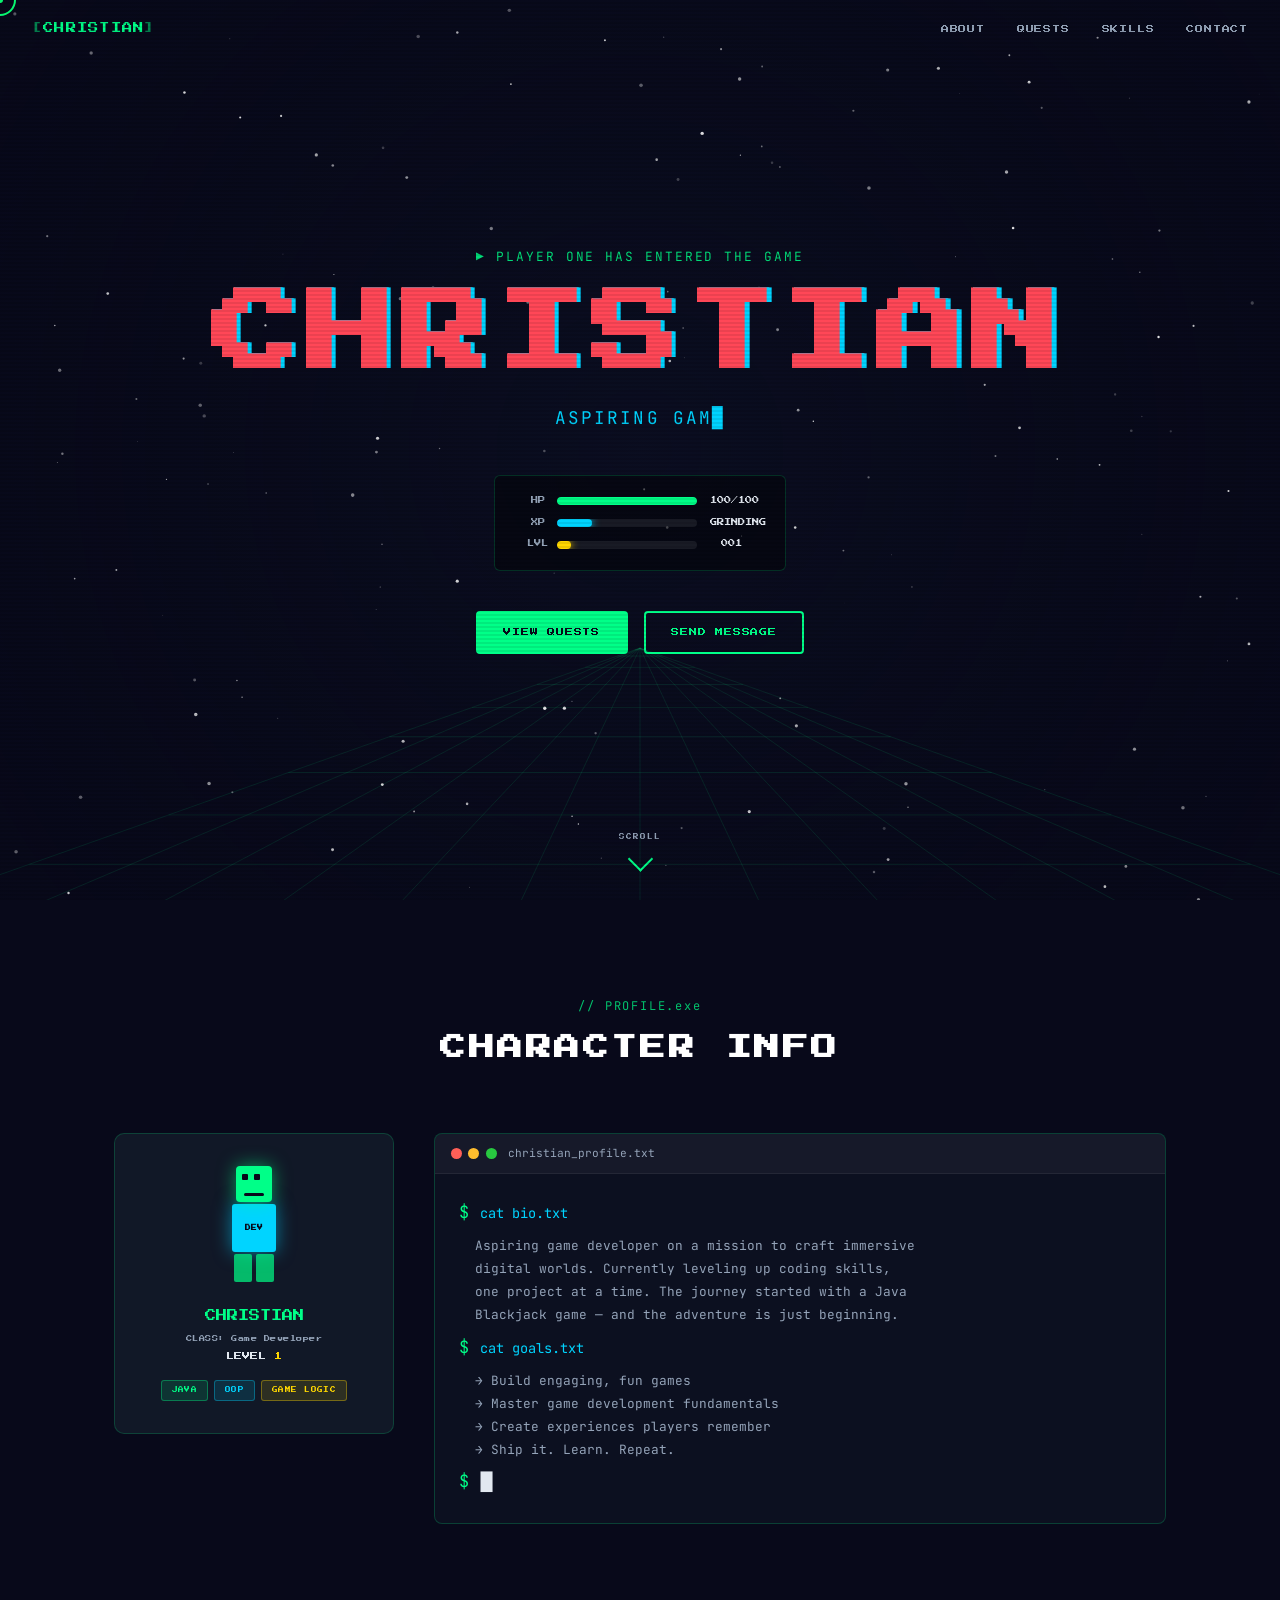
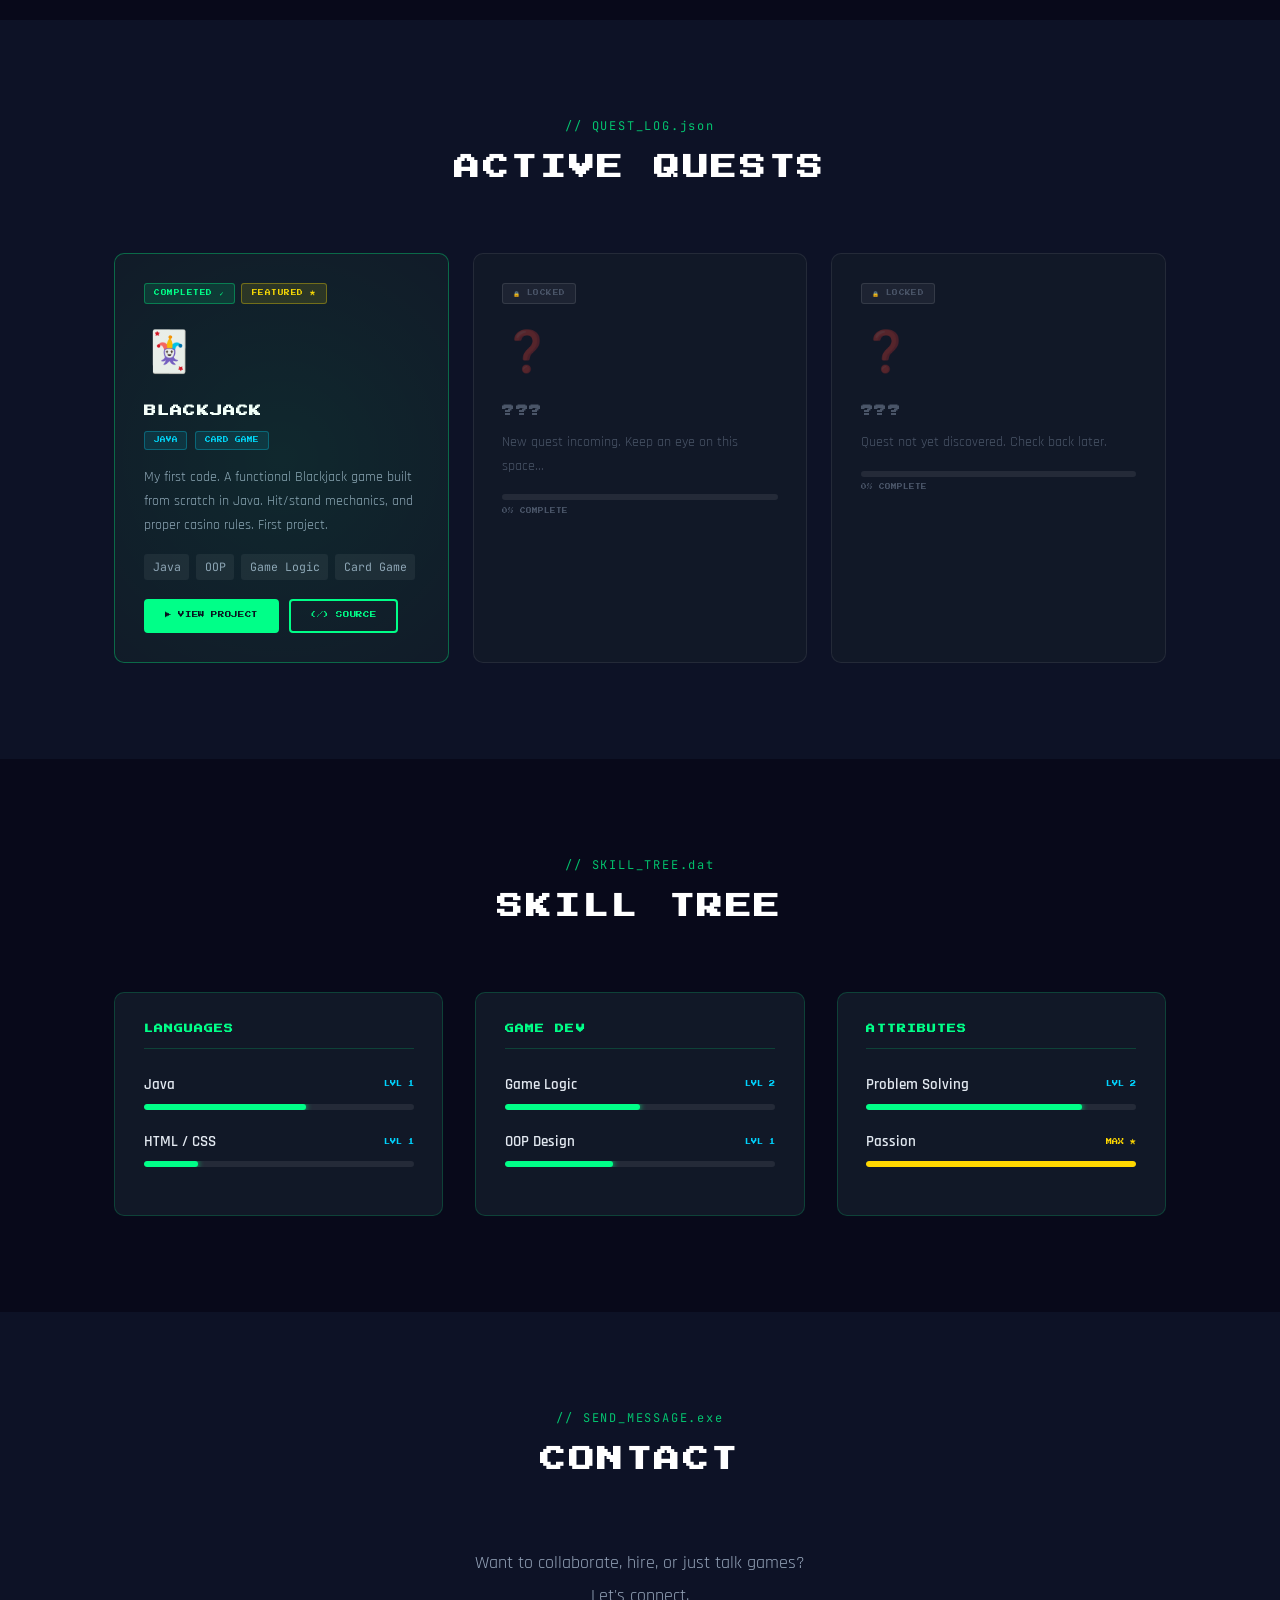
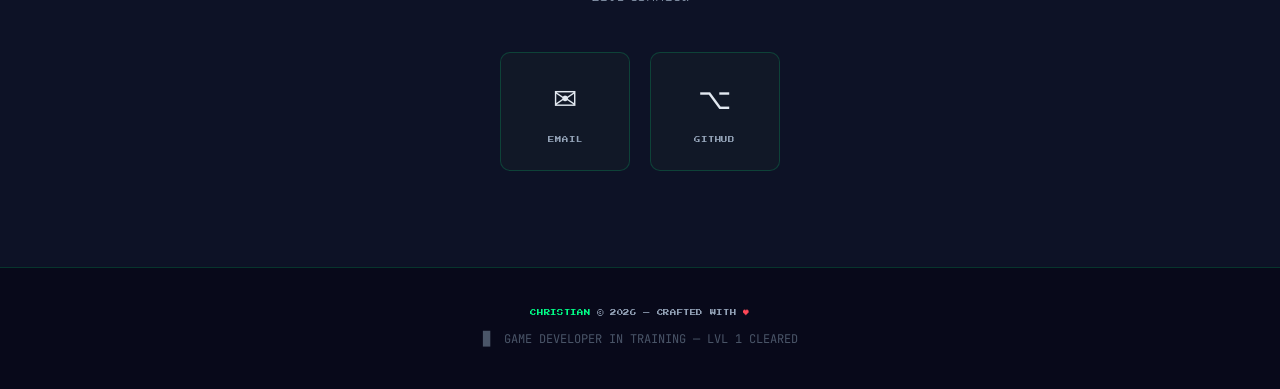
<file: index.html>
<!DOCTYPE html>
<html lang="en">
<head>
  <meta charset="UTF-8">
  <meta name="viewport" content="width=device-width, initial-scale=1.0">
  <title>Christian — Aspiring Game Developer</title>
  <link rel="preconnect" href="https://fonts.googleapis.com">
  <link rel="preconnect" href="https://fonts.gstatic.com" crossorigin>
  <link href="https://fonts.googleapis.com/css2?family=Press+Start+2P&family=Rajdhani:wght@300;400;500;600;700&family=JetBrains+Mono:wght@400;700&display=swap" rel="stylesheet">
  <link rel="stylesheet" href="assets/css/style.css">
</head>
<body>

  <div class="cursor" id="cursor"></div>
  <div class="cursor-dot" id="cursorDot"></div>
  <div class="scanlines"></div>

  <!-- ── NAV ── -->
  <nav class="nav" id="nav">
    <a href="#hero" class="nav-logo">
      <span class="bracket">[</span>CHRISTIAN<span class="bracket">]</span>
    </a>
    <button class="nav-toggle" id="navToggle" aria-label="Menu">
      <span></span><span></span><span></span>
    </button>
    <ul class="nav-links" id="navLinks">
      <li><a href="#about">ABOUT</a></li>
      <li><a href="#projects">QUESTS</a></li>
      <li><a href="#skills">SKILLS</a></li>
      <li><a href="#contact">CONTACT</a></li>
    </ul>
  </nav>

  <!-- ── HERO ── -->
  <section class="hero" id="hero">
    <canvas id="heroCanvas"></canvas>
    <div class="hero-content">
      <p class="hero-pre"><span class="blink">▶</span> PLAYER ONE HAS ENTERED THE GAME</p>
      <h1 class="hero-title glitch" data-text="CHRISTIAN">CHRISTIAN</h1>
      <p class="hero-sub"><span id="typewriter"></span><span class="blink">█</span></p>
      <div class="hero-stats">
        <div class="stat-row">
          <span class="stat-lbl">HP</span>
          <div class="stat-bar"><div class="stat-fill hp"></div></div>
          <span class="stat-val">100/100</span>
        </div>
        <div class="stat-row">
          <span class="stat-lbl">XP</span>
          <div class="stat-bar"><div class="stat-fill xp"></div></div>
          <span class="stat-val">GRINDING</span>
        </div>
        <div class="stat-row">
          <span class="stat-lbl">LVL</span>
          <div class="stat-bar"><div class="stat-fill lvl"></div></div>
          <span class="stat-val">001</span>
        </div>
      </div>
      <div class="hero-cta">
        <a href="#projects" class="btn btn-primary">VIEW QUESTS</a>
        <a href="#contact" class="btn btn-outline">SEND MESSAGE</a>
      </div>
    </div>
    <div class="scroll-hint">
      <span>SCROLL</span>
      <div class="scroll-arrow"></div>
    </div>
  </section>

  <!-- ── ABOUT ── -->
  <section class="section" id="about">
    <div class="container">
      <div class="section-head">
        <span class="section-pre">// PROFILE.exe</span>
        <h2 class="section-title">CHARACTER INFO</h2>
      </div>
      <div class="about-grid">
        <div class="char-card">
          <div class="char-avatar">
            <div class="pixel-char">
              <div class="px-head"></div>
              <div class="px-body"><span>DEV</span></div>
              <div class="px-legs"><div></div><div></div></div>
            </div>
          </div>
          <div class="char-meta">
            <div class="char-name">CHRISTIAN</div>
            <div class="char-class">CLASS: Game Developer</div>
            <div class="char-level">LEVEL <span class="gold">1</span></div>
            <div class="char-badges">
              <span class="badge green">JAVA</span>
              <span class="badge blue">OOP</span>
              <span class="badge gold">GAME LOGIC</span>
            </div>
          </div>
        </div>
        <div class="terminal-box">
          <div class="terminal-bar">
            <span class="tdot red"></span>
            <span class="tdot yellow"></span>
            <span class="tdot green"></span>
            <span class="tfile">christian_profile.txt</span>
          </div>
          <div class="terminal-body">
            <p><span class="prompt">$</span> <span class="cmd">cat bio.txt</span></p>
            <p class="out">
              Aspiring game developer on a mission to craft immersive<br>
              digital worlds. Currently leveling up coding skills,<br>
              one project at a time. The journey started with a Java<br>
              Blackjack game — and the adventure is just beginning.
            </p>
            <p><span class="prompt">$</span> <span class="cmd">cat goals.txt</span></p>
            <p class="out">
              → Build engaging, fun games<br>
              → Master game development fundamentals<br>
              → Create experiences players remember<br>
              → Ship it. Learn. Repeat.
            </p>
            <p><span class="prompt">$</span> <span class="blink">█</span></p>
          </div>
        </div>
      </div>
    </div>
  </section>

  <!-- ── PROJECTS ── -->
  <section class="section dark" id="projects">
    <div class="container">
      <div class="section-head">
        <span class="section-pre">// QUEST_LOG.json</span>
        <h2 class="section-title">ACTIVE QUESTS</h2>
      </div>
      <div class="projects-grid">

        <!-- Blackjack -->
        <div class="project-card featured">
          <div class="project-glow"></div>
          <div class="project-badges">
            <span class="badge green">COMPLETED ✓</span>
            <span class="badge gold">FEATURED ★</span>
          </div>
          <div class="project-icon">🃏</div>
          <h3 class="project-title">BLACKJACK</h3>
          <div class="project-meta">
            <span class="tag">JAVA</span>
            <span class="tag">CARD GAME</span>
          </div>
          <p class="project-desc">
            My first code. A functional Blackjack game built from scratch in Java. Hit/stand mechanics, and proper
            casino rules. First project.
          </p>
          <div class="project-tags">
            <span class="chip">Java</span>
            <span class="chip">OOP</span>
            <span class="chip">Game Logic</span>
            <span class="chip">Card Game</span>
          </div>
          <div class="project-actions">
            <a href="https://github.com/christiansharrock/java_blackjack" class="btn btn-primary btn-sm">▶ VIEW PROJECT</a>
            <a href="https://github.com/christiansharrock/java_blackjack" target="_blank" class="btn btn-outline btn-sm">&lt;/&gt; SOURCE</a>
          </div>
        </div>

        <!-- Locked 1 -->
        <div class="project-card locked">
          <div class="project-badges"><span class="badge dim">🔒 LOCKED</span></div>
          <div class="project-icon" style="opacity:.3">❓</div>
          <h3 class="project-title dim">???</h3>
          <p class="project-desc dim">New quest incoming. Keep an eye on this space...</p>
          <div class="xp-bar-wrap">
            <div class="xp-bar"><div class="xp-fill" style="width:0%"></div></div>
            <span class="xp-label">0% COMPLETE</span>
          </div>
        </div>

        <!-- Locked 2 -->
        <div class="project-card locked">
          <div class="project-badges"><span class="badge dim">🔒 LOCKED</span></div>
          <div class="project-icon" style="opacity:.3">❓</div>
          <h3 class="project-title dim">???</h3>
          <p class="project-desc dim">Quest not yet discovered. Check back later.</p>
          <div class="xp-bar-wrap">
            <div class="xp-bar"><div class="xp-fill" style="width:0%"></div></div>
            <span class="xp-label">0% COMPLETE</span>
          </div>
        </div>

      </div>
    </div>
  </section>

  <!-- ── SKILLS ── -->
  <section class="section" id="skills">
    <div class="container">
      <div class="section-head">
        <span class="section-pre">// SKILL_TREE.dat</span>
        <h2 class="section-title">SKILL TREE</h2>
      </div>
      <div class="skills-grid">

        <div class="skill-group">
          <h3 class="skill-group-title">LANGUAGES</h3>
          <div class="skill-item">
            <div class="skill-row">
              <span class="skill-name">Java</span>
              <span class="skill-lv">LVL 1</span>
            </div>
            <div class="xp-bar"><div class="xp-fill animate" data-xp="60"></div></div>
          </div>
          <div class="skill-item">
            <div class="skill-row">
              <span class="skill-name">HTML / CSS</span>
              <span class="skill-lv">LVL 1</span>
            </div>
            <div class="xp-bar"><div class="xp-fill animate" data-xp="20"></div></div>
          </div>
        </div>

        <div class="skill-group">
          <h3 class="skill-group-title">GAME DEV</h3>
          <div class="skill-item">
            <div class="skill-row">
              <span class="skill-name">Game Logic</span>
              <span class="skill-lv">LVL 2</span>
            </div>
            <div class="xp-bar"><div class="xp-fill animate" data-xp="50"></div></div>
          </div>
          <div class="skill-item">
            <div class="skill-row">
              <span class="skill-name">OOP Design</span>
              <span class="skill-lv">LVL 1</span>
            </div>
            <div class="xp-bar"><div class="xp-fill animate" data-xp="40"></div></div>
          </div>
        </div>

        <div class="skill-group">
          <h3 class="skill-group-title">ATTRIBUTES</h3>
          <div class="skill-item">
            <div class="skill-row">
              <span class="skill-name">Problem Solving</span>
              <span class="skill-lv">LVL 2</span>
            </div>
            <div class="xp-bar"><div class="xp-fill animate" data-xp="80"></div></div>
          </div>
          <div class="skill-item">
            <div class="skill-row">
              <span class="skill-name">Passion</span>
              <span class="skill-lv gold-text">MAX ★</span>
            </div>
            <div class="xp-bar"><div class="xp-fill animate gold-bar" data-xp="100"></div></div>
          </div>
        </div>

      </div>
    </div>
  </section>

  <!-- ── CONTACT ── -->
  <section class="section dark" id="contact">
    <div class="container">
      <div class="section-head">
        <span class="section-pre">// SEND_MESSAGE.exe</span>
        <h2 class="section-title">CONTACT</h2>
      </div>
      <div class="contact-wrap">
        <p class="contact-intro">
          Want to collaborate, hire, or just talk games?<br>Let's connect.
        </p>
        <div class="contact-links">
          <a href="mailto:sharrockchristian@gmail.com" class="contact-card">
            <span class="contact-icon">✉</span>
            <span class="contact-lbl">EMAIL</span>
          </a>
          <a href="https://github.com/christiansharrock" target="_blank" class="contact-card">
            <span class="contact-icon">⌥</span>
            <span class="contact-lbl">GITHUB</span>
          </a>
        </div>
      </div>
    </div>
  </section>

  <!-- ── FOOTER ── -->
  <footer class="footer">
    <div class="container">
      <p class="footer-copy">
        <span class="green">CHRISTIAN</span> &copy; 2026 &mdash;
        CRAFTED WITH <span class="red">♥</span>
      </p>
      <p class="footer-sub">
        <span class="blink">█</span>&nbsp; GAME DEVELOPER IN TRAINING &mdash; LVL 1 CLEARED
      </p>
    </div>
  </footer>

  <script src="assets/js/main.js"></script>
</body>
</html>
</file>
<file: assets/css/style.css>
/* ───────────────────────────────
   TOKENS
─────────────────────────────── */
:root {
  --bg:        #08091a;
  --bg2:       #0d1226;
  --panel:     #111827;
  --border:    rgba(0,255,136,.18);
  --green:     #00ff88;
  --cyan:      #00d4ff;
  --gold:      #ffd700;
  --red:       #ff4757;
  --dim:       #4a5568;
  --text:      #e2e8f0;
  --muted:     #94a3b8;
  --glow-g:    0 0 18px rgba(0,255,136,.55);
  --glow-c:    0 0 18px rgba(0,212,255,.55);
  --glow-gold: 0 0 18px rgba(255,215,0,.55);
  --font-px:   'Press Start 2P', monospace;
  --font-body: 'Rajdhani', sans-serif;
  --font-mono: 'JetBrains Mono', monospace;
}

/* ───────────────────────────────
   RESET / BASE
─────────────────────────────── */
*, *::before, *::after { box-sizing: border-box; margin: 0; padding: 0; }

html { scroll-behavior: smooth; }

body {
  background: var(--bg);
  color: var(--text);
  font-family: var(--font-body);
  font-size: 17px;
  line-height: 1.7;
  overflow-x: hidden;
  cursor: none;
}

a { color: inherit; text-decoration: none; }

/* custom scrollbar */
::-webkit-scrollbar { width: 6px; }
::-webkit-scrollbar-track { background: var(--bg2); }
::-webkit-scrollbar-thumb { background: var(--green); border-radius: 3px; }

/* ───────────────────────────────
   CURSOR
─────────────────────────────── */
.cursor, .cursor-dot {
  position: fixed;
  border-radius: 50%;
  pointer-events: none;
  z-index: 9999;
  mix-blend-mode: difference;
}
.cursor {
  width: 32px; height: 32px;
  border: 2px solid var(--green);
  transform: translate(-50%,-50%);
  transition: transform .12s ease, width .2s, height .2s, border-color .2s;
}
.cursor-dot {
  width: 6px; height: 6px;
  background: var(--green);
  transform: translate(-50%,-50%);
}

/* ───────────────────────────────
   SCANLINES
─────────────────────────────── */
.scanlines {
  position: fixed;
  inset: 0;
  background: repeating-linear-gradient(
    to bottom,
    transparent 0,
    transparent 2px,
    rgba(0,0,0,.08) 2px,
    rgba(0,0,0,.08) 4px
  );
  pointer-events: none;
  z-index: 9000;
}

/* ───────────────────────────────
   ANIMATIONS
─────────────────────────────── */
@keyframes blink    { 0%,100%{opacity:1} 50%{opacity:0} }
@keyframes float    { 0%,100%{transform:translateY(0)} 50%{transform:translateY(-12px)} }
@keyframes glow-pulse { 0%,100%{box-shadow:var(--glow-g)} 50%{box-shadow:0 0 36px rgba(0,255,136,.9)} }
@keyframes slideUp  { from{opacity:0;transform:translateY(40px)} to{opacity:1;transform:translateY(0)} }
@keyframes xpFill   { from{width:0} to{width:var(--xp)} }
@keyframes scroll-arrow {
  0%  { opacity:1; transform:translateX(-50%) translateY(0) }
  100%{ opacity:0; transform:translateX(-50%) translateY(12px) }
}

@keyframes glitch-1 {
  0%,100%{ clip-path:inset(0 0 98% 0) }
  20%    { clip-path:inset(30% 0 40% 0) }
  40%    { clip-path:inset(70% 0 10% 0) }
  60%    { clip-path:inset(10% 0 80% 0) }
  80%    { clip-path:inset(55% 0 35% 0) }
}
@keyframes glitch-2 {
  0%,100%{ clip-path:inset(98% 0 0 0) }
  20%    { clip-path:inset(40% 0 30% 0) }
  40%    { clip-path:inset(10% 0 70% 0) }
  60%    { clip-path:inset(80% 0 10% 0) }
  80%    { clip-path:inset(35% 0 55% 0) }
}

/* ───────────────────────────────
   NAV
─────────────────────────────── */
.nav {
  position: fixed;
  top: 0; left: 0; right: 0;
  display: flex;
  align-items: center;
  justify-content: space-between;
  padding: .9rem 2rem;
  z-index: 1000;
  transition: background .3s, backdrop-filter .3s, box-shadow .3s;
}
.nav.scrolled {
  background: rgba(8,9,26,.92);
  backdrop-filter: blur(12px);
  box-shadow: 0 1px 0 var(--border);
}

.nav-logo {
  font-family: var(--font-px);
  font-size: .65rem;
  color: var(--green);
  letter-spacing: .12em;
}
.nav-logo .bracket { opacity: .5; }
.nav-logo:hover { text-shadow: var(--glow-g); }

.nav-links {
  display: flex;
  gap: 2rem;
  list-style: none;
}
.nav-links a {
  font-family: var(--font-px);
  font-size: .5rem;
  letter-spacing: .1em;
  color: var(--muted);
  transition: color .2s, text-shadow .2s;
}
.nav-links a:hover { color: var(--green); text-shadow: var(--glow-g); }

.nav-toggle {
  display: none;
  flex-direction: column;
  gap: 5px;
  background: none;
  border: none;
  cursor: none;
  padding: 4px;
}
.nav-toggle span {
  display: block;
  width: 24px; height: 2px;
  background: var(--green);
  transition: .3s;
}

/* ───────────────────────────────
   HERO
─────────────────────────────── */
.hero {
  position: relative;
  height: 100vh;
  min-height: 600px;
  display: flex;
  align-items: center;
  justify-content: center;
  overflow: hidden;
}
#heroCanvas {
  position: absolute;
  inset: 0;
  width: 100%;
  height: 100%;
}

.hero-content {
  position: relative;
  z-index: 2;
  text-align: center;
  animation: slideUp .8s ease .2s both;
}

.hero-pre {
  font-family: var(--font-mono);
  font-size: .8rem;
  color: var(--green);
  letter-spacing: .15em;
  margin-bottom: 1.2rem;
  opacity: .85;
}

.hero-title {
  font-family: var(--font-px);
  font-size: clamp(2rem, 8vw, 5.5rem);
  color: #fff;
  letter-spacing: .08em;
  line-height: 1.1;
  margin-bottom: 1.2rem;
  position: relative;
}

/* Glitch effect */
.glitch::before,
.glitch::after {
  content: attr(data-text);
  position: absolute;
  inset: 0;
  font-family: inherit;
  font-size: inherit;
  letter-spacing: inherit;
}
.glitch::before {
  color: var(--cyan);
  left: 3px;
  text-shadow: -2px 0 var(--red);
  animation: glitch-1 2.5s infinite steps(1) 1s;
}
.glitch::after {
  color: var(--red);
  left: -3px;
  text-shadow: 2px 0 var(--cyan);
  animation: glitch-2 2.5s infinite steps(1) 1s;
}

.hero-sub {
  font-family: var(--font-mono);
  font-size: clamp(.75rem, 2vw, 1.1rem);
  color: var(--cyan);
  letter-spacing: .12em;
  min-height: 1.8em;
  margin-bottom: 2.5rem;
}

.hero-stats {
  display: inline-flex;
  flex-direction: column;
  gap: .6rem;
  margin-bottom: 2.5rem;
  background: rgba(0,0,0,.4);
  border: 1px solid var(--border);
  padding: 1.2rem 2rem;
  border-radius: 6px;
}
.stat-row {
  display: flex;
  align-items: center;
  gap: .8rem;
  font-family: var(--font-px);
  font-size: .45rem;
}
.stat-lbl { color: var(--muted); width: 2.5em; text-align: right; }
.stat-val  { color: var(--text); width: 6em; }
.stat-bar  {
  width: 140px; height: 8px;
  background: rgba(255,255,255,.08);
  border-radius: 4px;
  overflow: hidden;
}
.stat-fill {
  height: 100%;
  border-radius: 4px;
  transition: width 1.2s ease;
}
.stat-fill.hp  { width: 100%; background: var(--green); box-shadow: 0 0 8px var(--green); }
.stat-fill.xp  { width: 25%;  background: var(--cyan);  box-shadow: 0 0 8px var(--cyan);  }
.stat-fill.lvl { width: 10%;  background: var(--gold);  box-shadow: 0 0 8px var(--gold);  }

.hero-cta {
  display: flex;
  gap: 1rem;
  justify-content: center;
  flex-wrap: wrap;
}

/* ───────────────────────────────
   BUTTONS
─────────────────────────────── */
.btn {
  font-family: var(--font-px);
  font-size: .5rem;
  letter-spacing: .1em;
  padding: .8rem 1.6rem;
  border-radius: 4px;
  border: 2px solid transparent;
  cursor: none;
  transition: box-shadow .2s, transform .15s, background .2s;
  display: inline-block;
}
.btn:active { transform: scale(.96); }

.btn-primary {
  background: var(--green);
  color: #08091a;
  border-color: var(--green);
}
.btn-primary:hover { box-shadow: var(--glow-g); }

.btn-outline {
  background: transparent;
  color: var(--green);
  border-color: var(--green);
}
.btn-outline:hover { background: rgba(0,255,136,.1); box-shadow: var(--glow-g); }

.btn-sm { font-size: .4rem; padding: .6rem 1.2rem; }

/* ───────────────────────────────
   SCROLL HINT
─────────────────────────────── */
.scroll-hint {
  position: absolute;
  bottom: 2rem;
  left: 50%;
  transform: translateX(-50%);
  text-align: center;
  font-family: var(--font-px);
  font-size: .35rem;
  color: var(--muted);
  letter-spacing: .15em;
  z-index: 2;
}
.scroll-arrow {
  margin: .5rem auto 0;
  width: 18px; height: 18px;
  border-right: 2px solid var(--green);
  border-bottom: 2px solid var(--green);
  transform: rotate(45deg);
  animation: scroll-arrow 1.2s ease-in-out infinite;
}

/* ───────────────────────────────
   SECTIONS
─────────────────────────────── */
.section { padding: 6rem 0; }
.section.dark { background: var(--bg2); }

.container { max-width: 1100px; margin: 0 auto; padding: 0 1.5rem; }

.section-head {
  text-align: center;
  margin-bottom: 4rem;
}
.section-pre {
  display: block;
  font-family: var(--font-mono);
  font-size: .75rem;
  color: var(--green);
  letter-spacing: .15em;
  margin-bottom: .6rem;
  opacity: .75;
}
.section-title {
  font-family: var(--font-px);
  font-size: clamp(1rem, 3vw, 1.6rem);
  color: #fff;
  letter-spacing: .1em;
}

/* ───────────────────────────────
   ABOUT
─────────────────────────────── */
.about-grid {
  display: grid;
  grid-template-columns: 280px 1fr;
  gap: 2.5rem;
  align-items: start;
}

.char-card {
  background: var(--panel);
  border: 1px solid var(--border);
  border-radius: 10px;
  padding: 2rem 1.5rem;
  text-align: center;
  animation: float 5s ease-in-out infinite;
}

/* Pixel art character (CSS only) */
.pixel-char {
  display: flex;
  flex-direction: column;
  align-items: center;
  gap: 2px;
  margin-bottom: 1.5rem;
}
.px-head {
  width: 36px; height: 36px;
  background: var(--green);
  border-radius: 4px;
  position: relative;
  box-shadow: var(--glow-g);
}
.px-head::before {
  content:'';
  position: absolute;
  top: 8px; left: 6px;
  width: 6px; height: 6px;
  background: var(--bg);
  box-shadow: 12px 0 0 var(--bg);
  border-radius: 1px;
}
.px-head::after {
  content:'';
  position: absolute;
  bottom: 6px; left: 8px;
  width: 20px; height: 3px;
  background: var(--bg);
  border-radius: 2px;
}
.px-body {
  width: 44px; height: 48px;
  background: var(--cyan);
  border-radius: 3px;
  display: flex;
  align-items: center;
  justify-content: center;
  box-shadow: var(--glow-c);
}
.px-body span {
  font-family: var(--font-px);
  font-size: .35rem;
  color: var(--bg);
  font-weight: 700;
}
.px-legs {
  display: flex;
  gap: 4px;
}
.px-legs div {
  width: 18px; height: 28px;
  background: var(--green);
  border-radius: 2px;
  opacity: .7;
}

.char-meta { font-family: var(--font-px); }
.char-name  { font-size: .7rem; color: var(--green); margin-bottom: .5rem; }
.char-class { font-size: .38rem; color: var(--muted); letter-spacing: .08em; margin-bottom: .4rem; }
.char-level { font-size: .5rem; color: var(--text); margin-bottom: 1rem; }
.char-badges { display: flex; flex-wrap: wrap; gap: .4rem; justify-content: center; }

/* Badges / chips */
.badge {
  font-family: var(--font-px);
  font-size: .35rem;
  letter-spacing: .08em;
  padding: .3rem .6rem;
  border-radius: 3px;
  display: inline-block;
}
.badge.green  { background: rgba(0,255,136,.12); color: var(--green); border: 1px solid rgba(0,255,136,.35); }
.badge.blue   { background: rgba(0,212,255,.12); color: var(--cyan);  border: 1px solid rgba(0,212,255,.35); }
.badge.gold   { background: rgba(255,215,0,.12); color: var(--gold);  border: 1px solid rgba(255,215,0,.35); }
.badge.dim    { background: rgba(255,255,255,.05); color: var(--dim); border: 1px solid rgba(255,255,255,.1); }

/* Terminal box */
.terminal-box {
  background: #0c1020;
  border: 1px solid rgba(0,255,136,.2);
  border-radius: 8px;
  overflow: hidden;
}
.terminal-bar {
  display: flex;
  align-items: center;
  gap: .4rem;
  background: rgba(255,255,255,.04);
  padding: .6rem 1rem;
  border-bottom: 1px solid rgba(255,255,255,.06);
}
.tdot { width: 11px; height: 11px; border-radius: 50%; display: inline-block; }
.tdot.red    { background: #ff5f57; }
.tdot.yellow { background: #ffbd2e; }
.tdot.green  { background: #28c840; }
.tfile {
  font-family: var(--font-mono);
  font-size: .7rem;
  color: var(--muted);
  margin-left: .3rem;
}
.terminal-body { padding: 1.5rem 1.5rem 1.2rem; }
.terminal-body p { margin-bottom: .4rem; }
.prompt { color: var(--green); font-family: var(--font-mono); margin-right: .4rem; }
.cmd    { color: var(--cyan); font-family: var(--font-mono); font-size: .85rem; }
.out    { color: var(--muted); font-family: var(--font-mono); font-size: .8rem; line-height: 1.8; padding-left: 1rem; margin-bottom: .8rem; }

/* ───────────────────────────────
   PROJECTS
─────────────────────────────── */
.projects-grid {
  display: grid;
  grid-template-columns: repeat(3, 1fr);
  gap: 1.5rem;
}

.project-card {
  position: relative;
  background: var(--panel);
  border: 1px solid rgba(255,255,255,.08);
  border-radius: 10px;
  padding: 1.8rem;
  transition: transform .25s, border-color .25s, box-shadow .25s;
  overflow: hidden;
}
.project-card:hover { transform: translateY(-6px); }
.project-card.featured {
  border-color: rgba(0,255,136,.35);
  grid-column: 1; /* keep it first */
}
.project-card.featured:hover { box-shadow: 0 0 40px rgba(0,255,136,.2); }
.project-glow {
  position: absolute;
  inset: -40%;
  background: radial-gradient(circle, rgba(0,255,136,.07) 0%, transparent 70%);
  pointer-events: none;
  animation: glow-pulse 3s ease-in-out infinite;
}
.project-card.locked { opacity: .65; }
.project-card.locked:hover { transform: none; }

.project-badges { display: flex; flex-wrap: wrap; gap: .4rem; margin-bottom: 1rem; }
.project-icon   { font-size: 2.5rem; margin-bottom: .8rem; display: block; }
.project-title  {
  font-family: var(--font-px);
  font-size: .75rem;
  color: #fff;
  letter-spacing: .1em;
  margin-bottom: .6rem;
}
.project-title.dim { color: var(--dim); }
.project-meta { display: flex; gap: .5rem; margin-bottom: 1rem; }

.tag {
  font-family: var(--font-px);
  font-size: .35rem;
  padding: .25rem .55rem;
  background: rgba(0,212,255,.1);
  color: var(--cyan);
  border: 1px solid rgba(0,212,255,.3);
  border-radius: 3px;
}
.chip {
  font-family: var(--font-mono);
  font-size: .72rem;
  padding: .2rem .55rem;
  background: rgba(255,255,255,.06);
  color: var(--muted);
  border-radius: 3px;
  display: inline-block;
}
.project-desc  { color: var(--muted); font-size: .9rem; line-height: 1.65; margin-bottom: 1rem; }
.project-desc.dim { color: var(--dim); }
.project-tags  { display: flex; flex-wrap: wrap; gap: .4rem; margin-bottom: 1.2rem; }
.project-actions { display: flex; gap: .6rem; flex-wrap: wrap; }

.xp-bar-wrap { margin-top: 1rem; }
.xp-bar {
  height: 6px;
  background: rgba(255,255,255,.08);
  border-radius: 3px;
  overflow: hidden;
}
.xp-fill {
  height: 100%;
  background: var(--green);
  border-radius: 3px;
  width: 0;
  transition: width 1.2s ease;
  box-shadow: 0 0 6px var(--green);
}
.xp-fill.gold-bar { background: var(--gold); box-shadow: 0 0 8px var(--gold); }
.xp-label {
  font-family: var(--font-px);
  font-size: .35rem;
  color: var(--dim);
  margin-top: .4rem;
  display: block;
}

/* ───────────────────────────────
   SKILLS
─────────────────────────────── */
.skills-grid {
  display: grid;
  grid-template-columns: repeat(3, 1fr);
  gap: 2rem;
}
.skill-group {
  background: var(--panel);
  border: 1px solid var(--border);
  border-radius: 10px;
  padding: 1.8rem;
}
.skill-group-title {
  font-family: var(--font-px);
  font-size: .55rem;
  color: var(--green);
  letter-spacing: .12em;
  margin-bottom: 1.4rem;
  padding-bottom: .7rem;
  border-bottom: 1px solid var(--border);
}
.skill-item    { margin-bottom: 1.2rem; }
.skill-row     { display: flex; justify-content: space-between; align-items: center; margin-bottom: .4rem; }
.skill-name    { font-family: var(--font-body); font-weight: 600; color: var(--text); font-size: .95rem; }
.skill-lv      { font-family: var(--font-px); font-size: .38rem; color: var(--cyan); }
.gold-text     { color: var(--gold) !important; }

/* ───────────────────────────────
   CONTACT
─────────────────────────────── */
.contact-wrap  { text-align: center; }
.contact-intro {
  font-size: 1.15rem;
  color: var(--muted);
  margin-bottom: 2.5rem;
  line-height: 1.8;
}
.contact-links {
  display: flex;
  gap: 1.2rem;
  justify-content: center;
  flex-wrap: wrap;
}
.contact-card {
  display: flex;
  flex-direction: column;
  align-items: center;
  gap: .6rem;
  padding: 1.5rem 2rem;
  background: var(--panel);
  border: 1px solid var(--border);
  border-radius: 10px;
  transition: border-color .2s, box-shadow .2s, transform .2s;
  min-width: 130px;
}
.contact-card:hover {
  border-color: var(--green);
  box-shadow: var(--glow-g);
  transform: translateY(-4px);
}
.contact-icon { font-size: 1.8rem; }
.contact-lbl  {
  font-family: var(--font-px);
  font-size: .4rem;
  letter-spacing: .12em;
  color: var(--muted);
}
.contact-card:hover .contact-lbl { color: var(--green); }

/* ───────────────────────────────
   FOOTER
─────────────────────────────── */
.footer {
  padding: 2.5rem 0;
  border-top: 1px solid var(--border);
  text-align: center;
}
.footer-copy {
  font-family: var(--font-px);
  font-size: .4rem;
  letter-spacing: .1em;
  color: var(--muted);
  margin-bottom: .6rem;
}
.footer-sub {
  font-family: var(--font-mono);
  font-size: .75rem;
  color: var(--dim);
}
.green  { color: var(--green); }
.red    { color: var(--red); }
.gold   { color: var(--gold); }
.gold-text { color: var(--gold); }
.blink  { animation: blink 1s step-start infinite; }

/* ───────────────────────────────
   RESPONSIVE
─────────────────────────────── */
@media (max-width: 900px) {
  .projects-grid { grid-template-columns: 1fr 1fr; }
  .skills-grid   { grid-template-columns: 1fr 1fr; }
  .about-grid    { grid-template-columns: 1fr; }
  .char-card     { max-width: 300px; margin: 0 auto; }
}

@media (max-width: 640px) {
  .nav-links {
    display: none;
    position: fixed;
    top: 0; left: 0; right: 0; bottom: 0;
    background: rgba(8,9,26,.97);
    flex-direction: column;
    align-items: center;
    justify-content: center;
    gap: 2.5rem;
    z-index: 999;
  }
  .nav-links.open { display: flex; }
  .nav-links a    { font-size: .7rem; }
  .nav-toggle { display: flex; z-index: 1001; }

  .projects-grid { grid-template-columns: 1fr; }
  .skills-grid   { grid-template-columns: 1fr; }

  .hero-stats { padding: 1rem 1.2rem; }
  .stat-bar   { width: 100px; }
}
</file>
